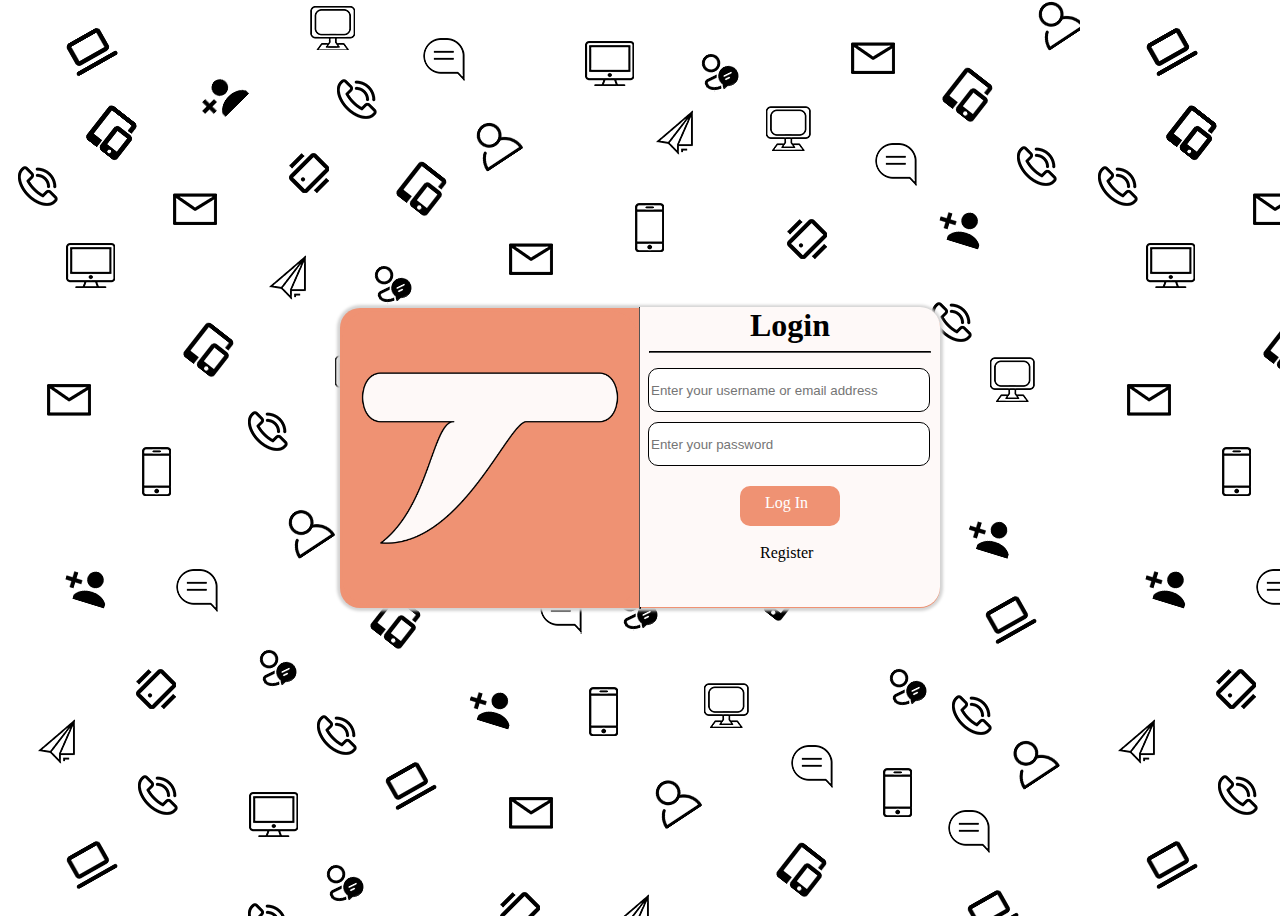
<file: index.html>
<!DOCTYPE html>
<html lang="en">
<head>
    <meta charset="UTF-8">
    <meta http-equiv="X-UA-Compatible" content="IE=edge">
    <meta name="viewport" content="width=device-width, initial-scale=1.0">
    <link rel="stylesheet" href="css/login.css">
    <title>ThatSocialMedia | Login</title>
</head>
<body>
    <div class="logbox">
        <div class="box">
            <div class="logo">
                <img src="images/icons/logo_nostroke.png" width="300px" height="300px"><hr id="logo">
            </div>
            <div class="content">
                <h1>Login</h1><hr id="one">
                <form>
                    <input type="text" placeholder="Enter your username or email address"><br>
                    <input type="password" placeholder="Enter your password">
                </form>
                <div class="logbut">
                    <a href="home.html" id="login">Log In</a>
                </div><br>
                <div class="registerbut">
                    <a href="register.html" id="register">Register</a>
                </div>
            </div>
        </div>
    </div>
</body>
</html>
</file>
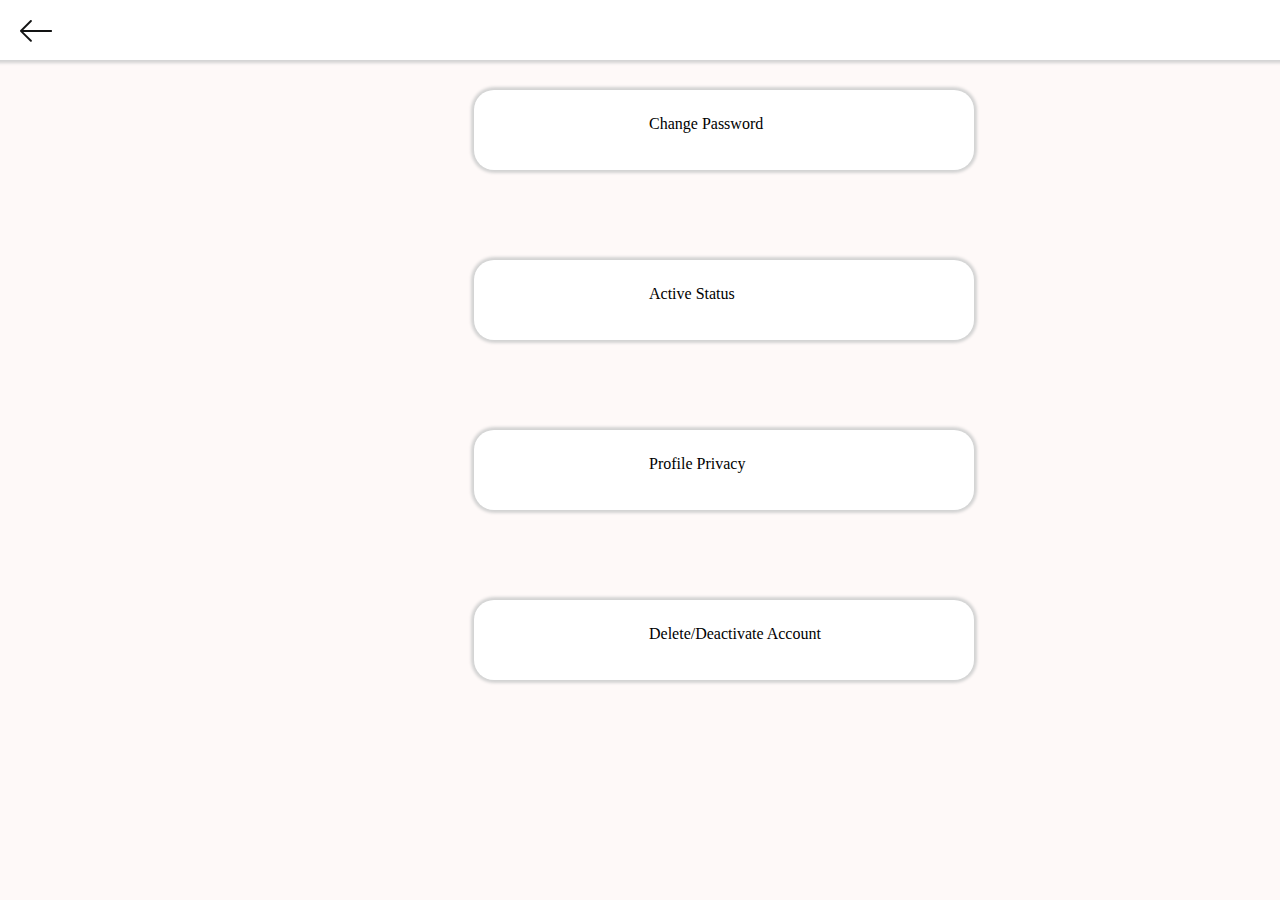
<file: account_settings.html>
<!DOCTYPE html>
<html lang="en">
<head>
    <meta charset="UTF-8">
    <meta http-equiv="X-UA-Compatible" content="IE=edge">
    <meta name="viewport" content="width=device-width, initial-scale=1.0">
    <link rel="stylesheet" href="css/account_settings.css">
    <title>ThatSocialMedia | Account Settings</title>
</head>
<body>
    <!-- Nav -->
    <div class="nav">
        <a href="settings.html">
            <img src="images/icons/options/back.png" width="32px" height="32px">
        </a>
    </div>

    <!-- Content -->
    <div class="content">
        <ul>
            <li>
                <a href="change_password.html">Change Password</a>
            </li>
            <li>
                <a href="active_status.html">Active Status</a>
            </li>
            <li>
                <a href="profile_privacy.html">Profile Privacy</a>
            </li>
            <li>
                <a href="dd_account.html">Delete/Deactivate Account</a>
            </li>
        </ul>
    </div>
</body>
</html>
</file>
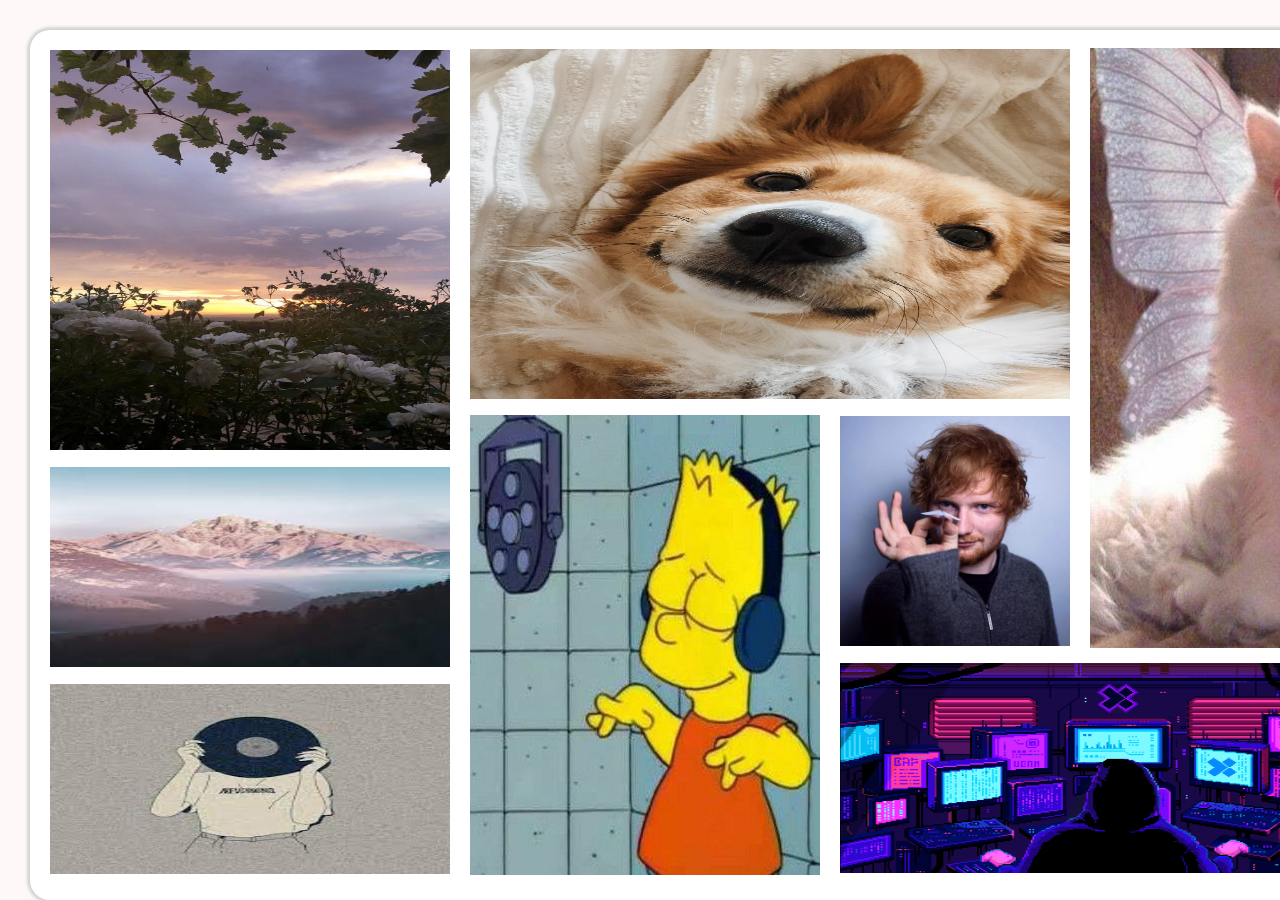
<file: discover.html>
<!DOCTYPE html>
<html lang="en">
<head>
    <meta charset="UTF-8">
    <meta http-equiv="X-UA-Compatible" content="IE=edge">
    <meta name="viewport" content="width=device-width, initial-scale=1.0">
    <link rel="stylesheet" href="css/discover.css">
    <title>ThatSocialMedia | Explore</title>
</head>
<body>
    <!-- Main -->
    <div class="main-class">
        <div class="one">
            <a href="">
                <img src="images/explore/one.jpg" height="400px" width="400px">
            </a>
        </div>
        <div class="two">
            <a href="">
                <img src="images/explore/two.jpeg" height="350px" width="600px">
            </a>
        </div>
        <div class="three">
            <a href="">
                <img src="images/explore/three.jpg" height="600px" width="520px">
            </a>
        </div>
        <div class="four">
            <a href="">
                <img src="images/explore/four.jpeg" height="200px" width="400px">
            </a>
        </div>
        <div class="five">
            <a href="">
                <img src="images/explore/five.jpg" height="230px" width="230px">
            </a>
        </div>
        <div class="six">
            <a href="">
                <img src="images/explore/six.jpg" height="460px" width="350px">
            </a>
        </div>
        <div class="seven">
            <a href="">
                <img src="images/explore/seven.jpeg" height="190px" width="400px">
            </a>
        </div>
        <div class="eight">
            <a href="">
                <img src="images/explore/eight.png"  height="210px" width="540px">
            </a>
        </div>
        <div class="nine">
            <a href="">
                <img src="images/explore/nine.jpg" height="210px" width="210px">
            </a>
        </div>
    </div>

    <!-- Right Sidebar -->
    <div class="r-sidebar">
        <ul>
            <li>
                <a href="home.html">
                    <img src="images/icons/options/home.png" width="40px" height="40px" id="profile-nav">
                </a>
            </li>
            <li>
                <a href="inbox.html">
                    <img src="images/icons/options/inbox.png" width="40px" height="40px" id="inbox-nav">
                </a>
            </li>
            <li>
                <a href="post.html">
                    <img src="images/icons/options/post.png" width="40px" height="40px">
                </a>
            </li>
            <li>
                <a href="story.html">
                    <img src="images/icons/options/story.png" width="40px" height="40px">
                </a>
            </li>
            <li>
                <a href="notification.html">
                    <img src="images/icons/options/notification.png" width="40px" height="40px">
                </a>
            </li>
            <li>
                <a href="discover.html">
                    <img src="images/icons/options/discover.png" width="40px" height="40px">
                </a>
            </li>
            <li>
                <a href="settings.html">
                    <img src="images/icons/options/settings.png" width="40px" height="40px">
                </a>
            </li>
            <li>
                <a href="index.html">
                    <img src="images/icons/options/logout.png" width="40px" height="40px">
                </a>
            </li>
        </ul>
    </div>
</body>
</html>
</file>
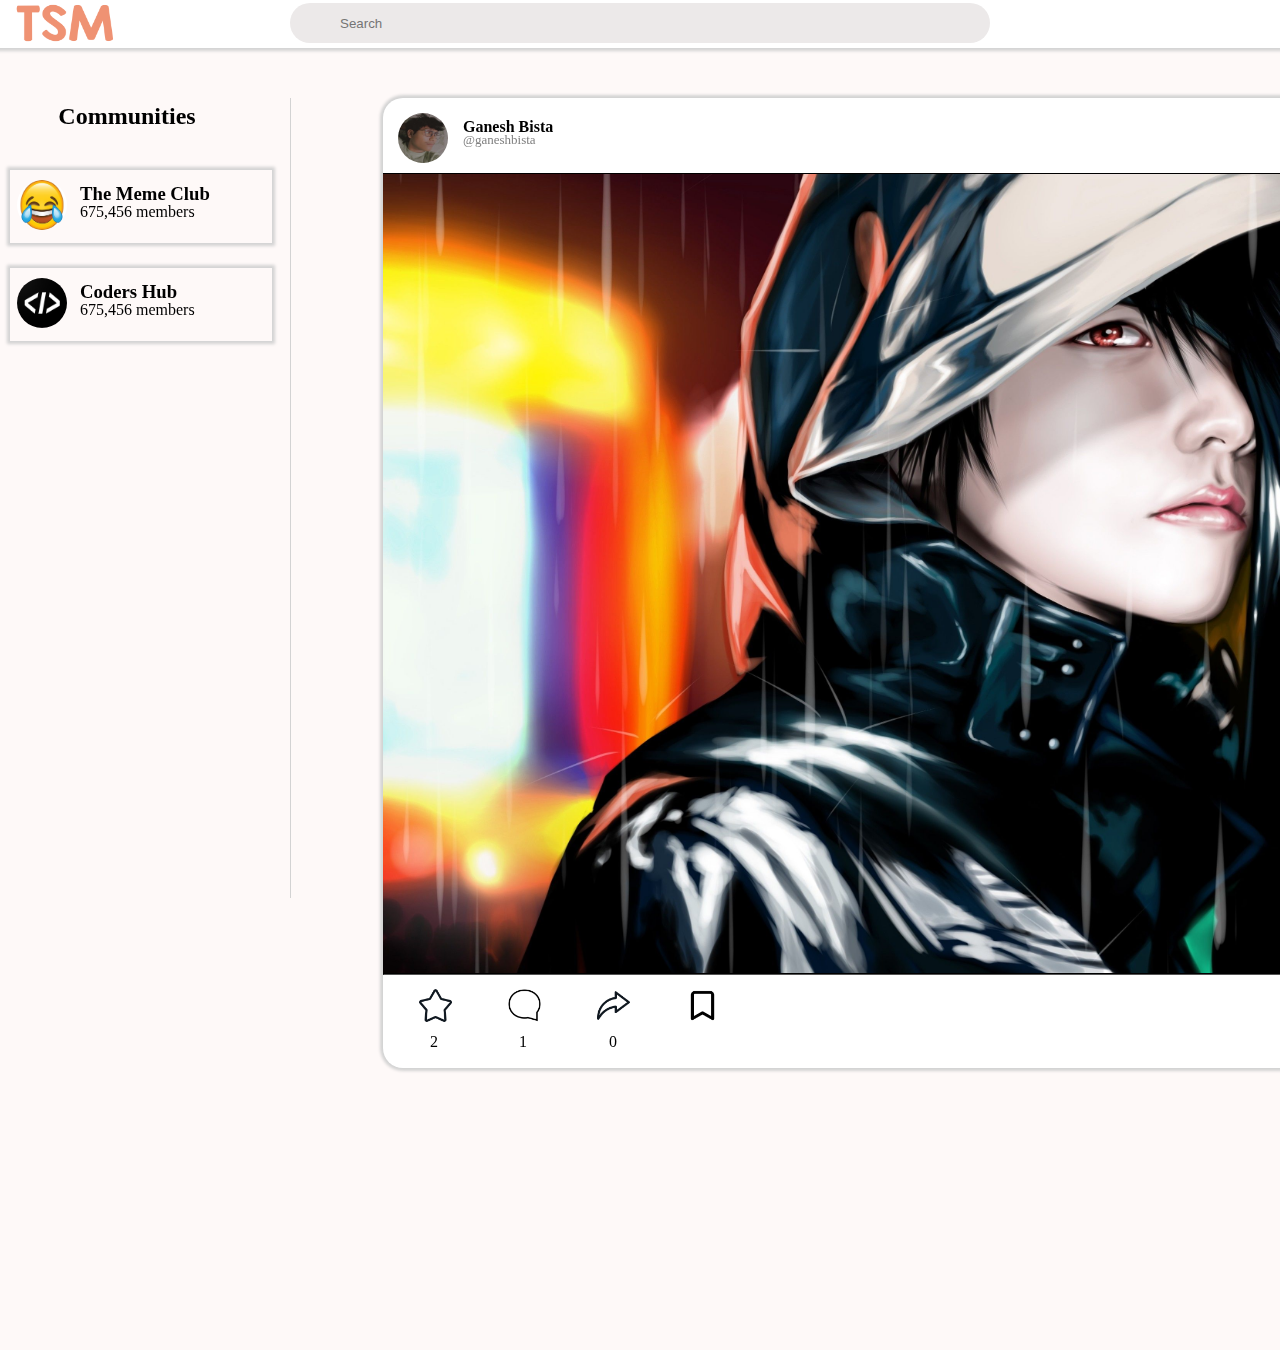
<file: home.html>
<!DOCTYPE html>
<html lang="en">
<head>
    <meta charset="UTF-8">
    <meta http-equiv="X-UA-Compatible" content="IE=edge">
    <meta name="viewport" content="width=device-width, initial-scale=1.0">
    <link rel="stylesheet" href="css/home.css">
    <title>ThatSocialMedia | Home</title>
</head>
<body>

    <!-- Logo -->
    <div class="logo">
        <img src="images/icons/logo_text.png"  width="100px" height="50px">
        <input type="search" placeholder="Search">
    </div>

    <!-- Left Sidebar -->
    <div class="l-sidebar">
        <h2>Communities</h2>
        <ul>
            <li>
                <img src="images/communities/com1.jpeg" width="50px" height="50px">
                <a href="">
                    <h3>The Meme Club</h3>
                </a>
                <p>675,456 members</p>
            </li>
            <li id="com2">
                <img src="images/communities/com2.png" width="50px" height="50px">
                <a href="">
                    <h3>Coders Hub</h3>
                </a>
                <p>675,456 members</p>
            </li>
        </ul>
    </div>

    <!-- Main content -->
    <div class="main-content">
        <div class="content-1">
            <div class="top-content-1">
                <a href="profile.html">
                    <img src="images/icons/profile.jpeg" width="50px" height="50px">
                </a>
                <a href="profile.html">
                    <p id="name">Ganesh Bista</p>
                </a>
                <a href="profile.html">
                    <p id="user">@ganeshbista</p>
                </a>
                <a href="">
                    <img src="images/icons/options/dot.png" width="35px" height="35px" id="dot">
                </a>
            </div>
            <hr id="hr-1">
            <div class="post-img-1">
                <img src="images/post/post.jpg" width="1350px" height="800px">
            </div>
            <hr id="hr-2">
            <div class="bottom-content-1">
                <ul>
                    <li>
                        <a href="">
                            <img src="images/icons/options/star.png" height="35px" width="35px">
                        </a>
                    </li>
                    <li>
                        <a href="">
                            <img src="images/icons/options/comment.png" height="35px" width="35px">
                        </a>
                    </li>
                    <li>
                        <a href="">
                            <img src="images/icons/options/share.png" height="35px" width="35px">
                        </a>
                    </li>
                    <li>
                        <a href="">
                            <img src="images/icons/options/save.png" height="35px" width="35px">
                        </a>
                    </li>
                </ul>
            </div>
        </div>
        <!-- Counter -->
        <div class="counter-1">
            <ul>
                <li>
                    <p id="like">2</p>
                </li>
                <li>
                    <p id="cmt">1</p>
                </li>
                <li>
                    <p id="share">0</p>
                </li>
            </ul>
        </div>
    </div>

    <!-- Right Sidebar -->
    <div class="r-sidebar">
        <ul>
            <li>
                <a href="profile.html">
                    <img src="images/icons/profile.jpeg" width="40px" height="40px" id="profile-nav">
                </a>
            </li>
            <li>
                <a href="inbox.html">
                    <img src="images/icons/options/inbox.png" width="40px" height="40px" id="inbox-nav">
                </a>
            </li>
            <li>
                <a href="post.html">
                    <img src="images/icons/options/post.png" width="40px" height="40px">
                </a>
            </li>
            <li>
                <a href="story.html">
                    <img src="images/icons/options/story.png" width="40px" height="40px">
                </a>
            </li>
            <li>
                <a href="notification.html">
                    <img src="images/icons/options/notification.png" width="40px" height="40px">
                </a>
            </li>
            <li>
                <a href="discover.html">
                    <img src="images/icons/options/discover.png" width="40px" height="40px">
                </a>
            </li>
            <li>
                <a href="settings.html">
                    <img src="images/icons/options/settings.png" width="40px" height="40px">
                </a>
            </li>
            <li>
                <a href="index.html">
                    <img src="images/icons/options/logout.png" width="40px" height="40px">
                </a>
            </li>
        </ul>
    </div>
</body>
</html>
</file>
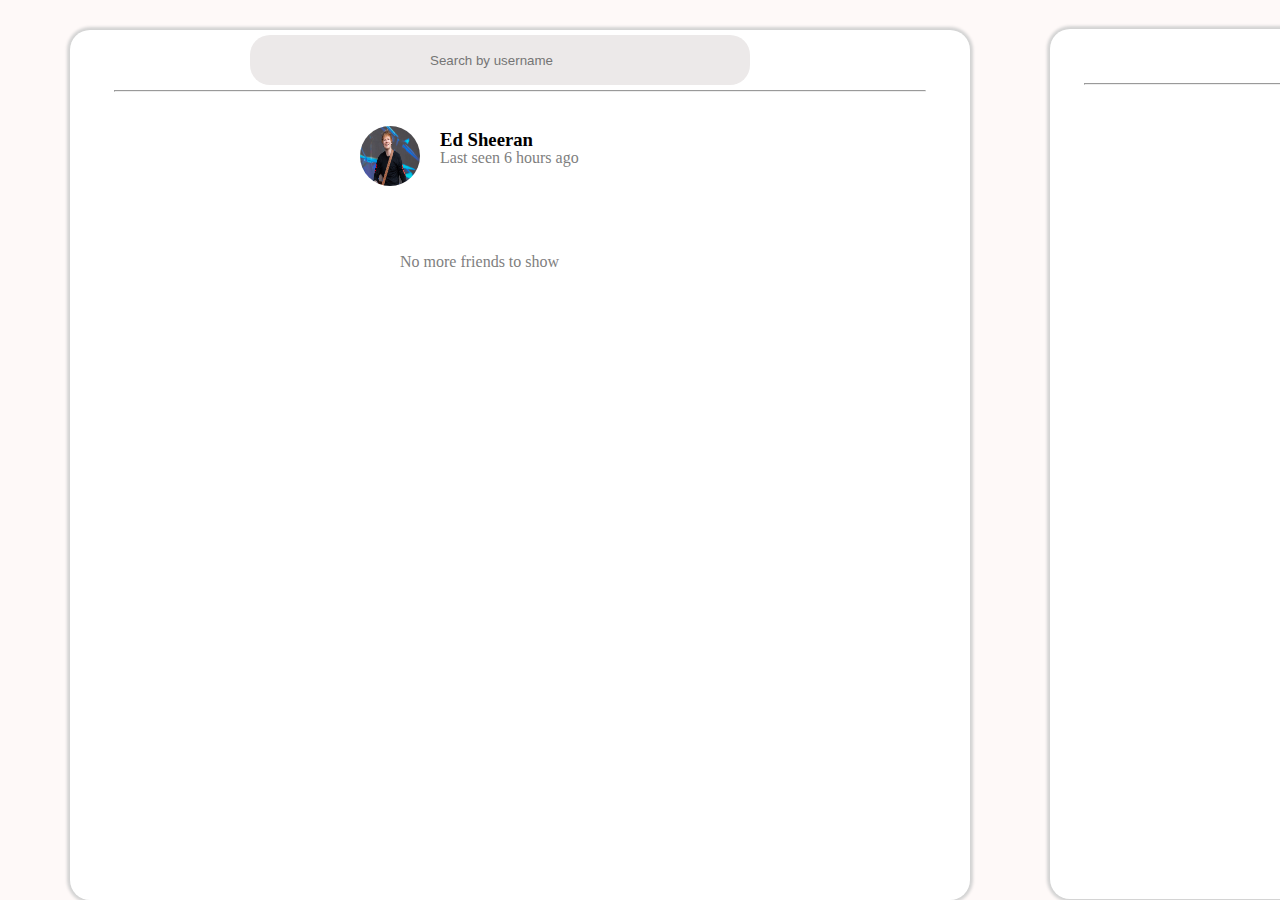
<file: inbox.html>
<!DOCTYPE html>
<html lang="en">
<head>
    <meta charset="UTF-8">
    <meta http-equiv="X-UA-Compatible" content="IE=edge">
    <meta name="viewport" content="width=device-width, initial-scale=1.0">
    <link rel="stylesheet" href="css/inbox.css">
    <title>ThatSocialMedia | Inbox</title>
</head>
<body>
    <!-- Chatbox -->
    <div class="chatbox">
        <input type="search" placeholder="Search by username">
        <hr id="chatbox">
        <div class="profiles">
            <ul>
                <li>
                    <a href="edsheeran_chat">
                        <img src="images/profiles/ed.jpg" width="60px" height="60px">
                    </a>
                </li>
            </ul>
        </div>
        <div class="username">
            <ul>
                <li>
                    <a href="edsheeran_chat.html">
                        <h3>Ed Sheeran</h3>
                    </a>
                    <a href="edsheeran_chat.html">
                        <p>Last seen 6 hours ago</p>
                    </a>
                </li>
            </ul>
            <p id="more">No more friends to show
            </p>
        </div>
    </div>

    <!-- Groupbox -->
    <div class="groups">
        <h1>Groups</h1>
        <hr id="groups">
        <div class="groupnames">
            <p>No groups to show</p>
            <a href="find_groups.html">Create One?</a>
        </div>
    </div>

    <!-- Right Sidebar -->
    <div class="r-sidebar">
        <ul>
            <li>
                <a href="home.html">
                    <img src="images/icons/options/home.png" width="40px" height="40px" id="profile-nav">
                </a>
            </li>
            <li>
                <a href="inbox.html">
                    <img src="images/icons/options/inbox.png" width="40px" height="40px" id="inbox-nav">
                </a>
            </li>
            <li>
                <a href="post.html">
                    <img src="images/icons/options/post.png" width="40px" height="40px">
                </a>
            </li>
            <li>
                <a href="story.html">
                    <img src="images/icons/options/story.png" width="40px" height="40px">
                </a>
            </li>
            <li>
                <a href="notification.html">
                    <img src="images/icons/options/notification.png" width="40px" height="40px">
                </a>
            </li>
            <li>
                <a href="discover.html">
                    <img src="images/icons/options/discover.png" width="40px" height="40px">
                </a>
            </li>
            <li>
                <a href="settings.html">
                    <img src="images/icons/options/settings.png" width="40px" height="40px">
                </a>
            </li>
            <li>
                <a href="index.html">
                    <img src="images/icons/options/logout.png" width="40px" height="40px">
                </a>
            </li>
        </ul>
    </div>
</body>
</html>
</file>
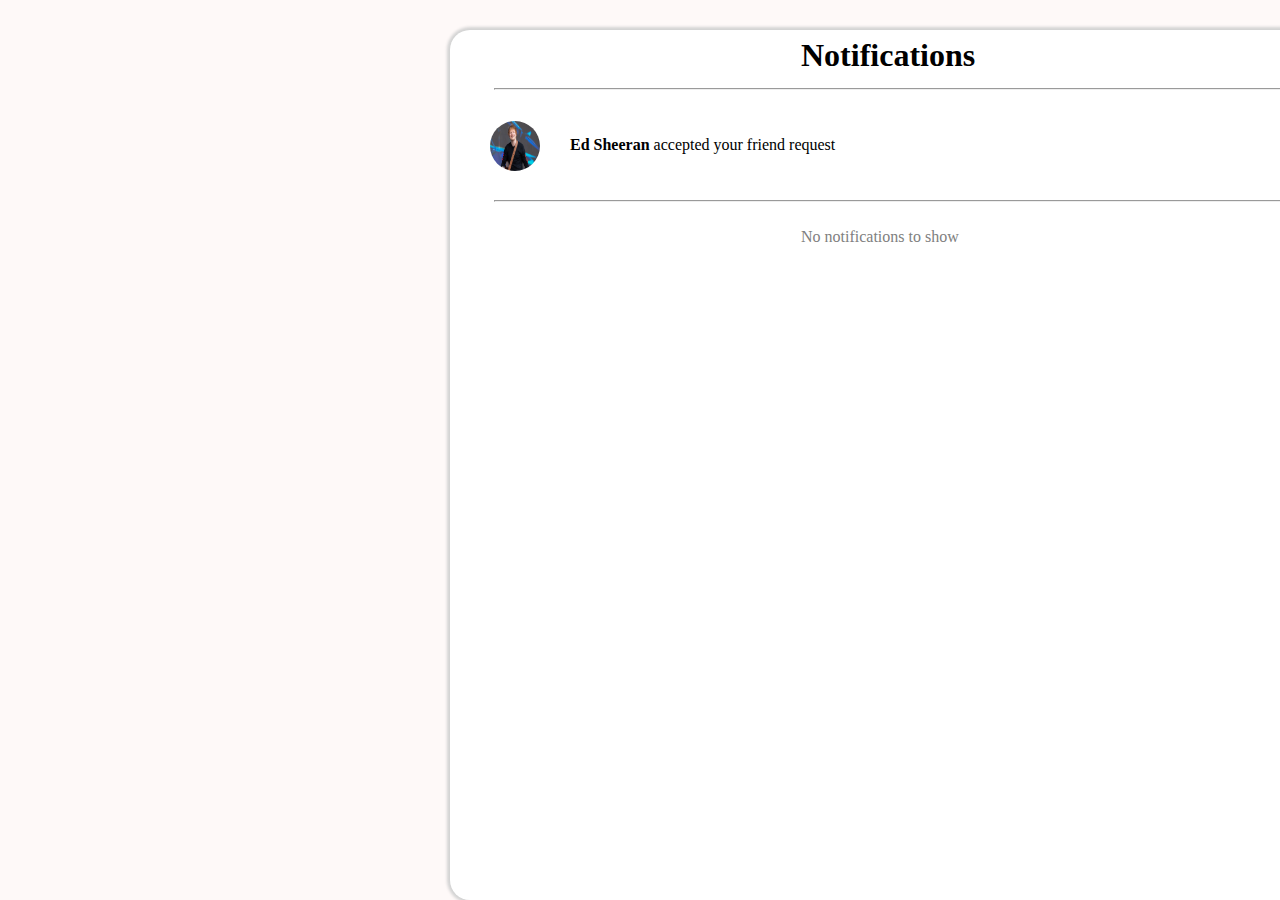
<file: notification.html>
<!DOCTYPE html>
<html lang="en">
<head>
    <meta charset="UTF-8">
    <meta http-equiv="X-UA-Compatible" content="IE=edge">
    <meta name="viewport" content="width=device-width, initial-scale=1.0">
    <link rel="stylesheet" href="css/notification.css">
    <title>ThatSocialMedia | Notification</title>
</head>
<body>
    <!-- Notifications -->
    <div class="noti">
        <h1>Notifications</h1>
        <hr id="one">
        <ul>
            <li>
                <a href="edsheeran.html">
                    <img src="images/profiles/ed.jpg" width="50px" height="50px" id="edsheeran">
                    <p><strong>Ed Sheeran</strong> accepted your friend request</p>
                </a>
            </li>
        </ul>
        <hr id="noti">
        <p id="more">No notifications to show</p>
    </div>

    <!-- Right Sidebar -->
    <div class="r-sidebar">
        <ul>
            <li>
                <a href="home.html">
                    <img src="images/icons/options/home.png" width="40px" height="40px" id="profile-nav">
                </a>
            </li>
            <li>
                <a href="inbox.html">
                    <img src="images/icons/options/inbox.png" width="40px" height="40px" id="inbox-nav">
                </a>
            </li>
            <li>
                <a href="post.html">
                    <img src="images/icons/options/post.png" width="40px" height="40px">
                </a>
            </li>
            <li>
                <a href="story.html">
                    <img src="images/icons/options/story.png" width="40px" height="40px">
                </a>
            </li>
            <li>
                <a href="notification.html">
                    <img src="images/icons/options/notification.png" width="40px" height="40px">
                </a>
            </li>
            <li>
                <a href="discover.html">
                    <img src="images/icons/options/discover.png" width="40px" height="40px">
                </a>
            </li>
            <li>
                <a href="settings.html">
                    <img src="images/icons/options/settings.png" width="40px" height="40px">
                </a>
            </li>
            <li>
                <a href="index.html">
                    <img src="images/icons/options/logout.png" width="40px" height="40px">
                </a>
            </li>
        </ul>
    </div>
</body>
</html>
</file>
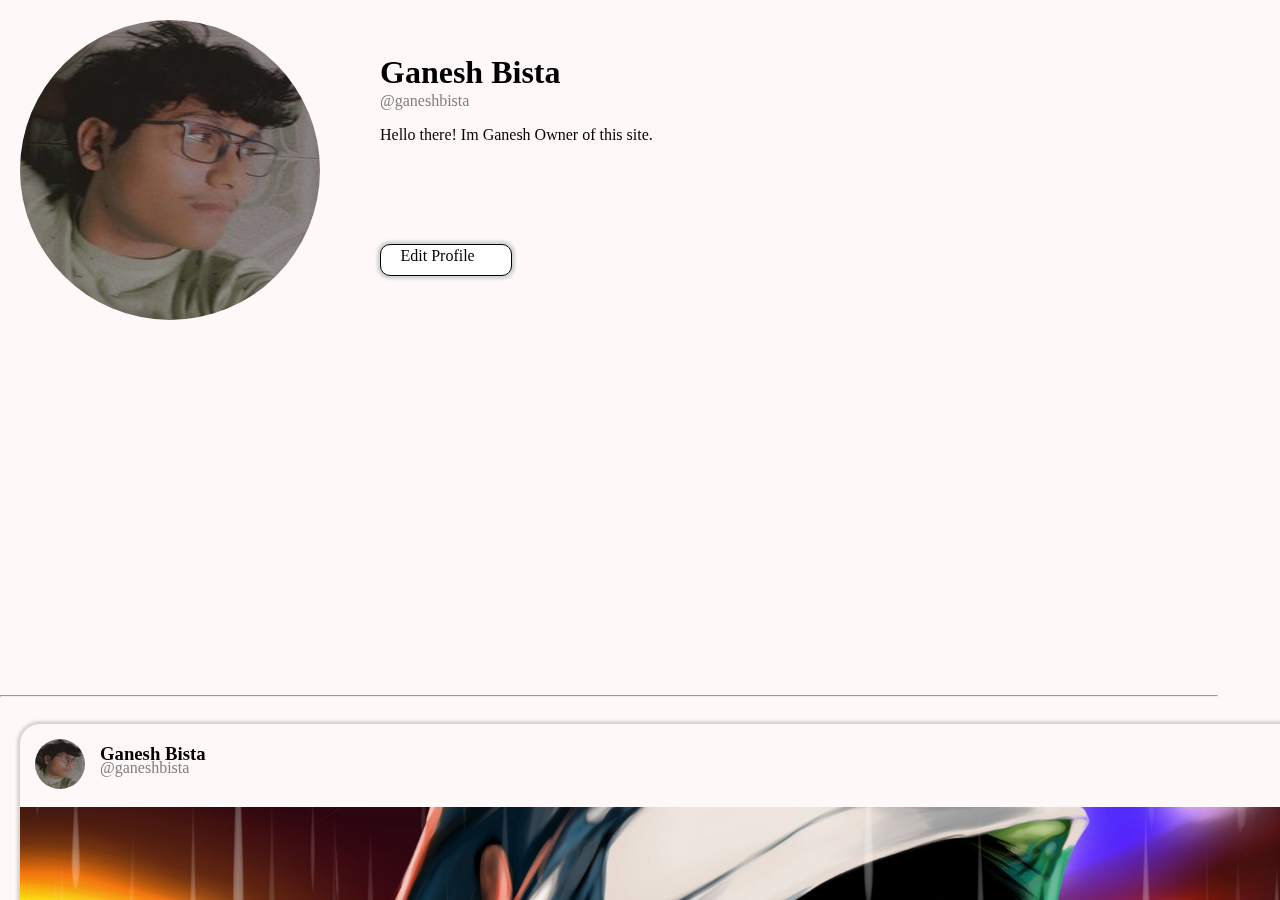
<file: profile.html>
<!DOCTYPE html>
<html lang="en">
<head>
    <meta charset="UTF-8">
    <meta http-equiv="X-UA-Compatible" content="IE=edge">
    <meta name="viewport" content="width=device-width, initial-scale=1.0">
    <link rel="stylesheet" href="css/profile.css">
    <title>ThatSocialMedia | Profile</title>
</head>
<body>
    <!-- profile content -->
    <div class="main-content">
        <div class="profile">
            <a href="">
                <img src="images/icons/profile.jpeg">
            </a>
            <h1>Ganesh Bista</h1>
            <p id="username">@ganeshbista</p>
            <p id="bio">Hello there! Im Ganesh Owner of this site.</p>
        <div class="edit">
            <a href="editprofile.html">Edit Profile</a>
        </div>
        <div class="counter">
            <ul>
                <li>
                    <h2>Friends</h2><br>
                    <p>1</p>
                </li>
                <li>
                    <h2>Posts</h2><br>
                    <p>1</p>
                </li>
                <li>
                    <h2>Stars</h2><br>
                    <p>2</p>
                </li>
            </ul>
        </div>
        <div class="linked">
            <h2>Linked Accounts</h2>
            <ul>
                <li>
                    <img src="images/icons/linked/youtube.png" style="width:40px; height:40px;">
                </li>
                <li>
                    <img src="images/icons/linked/discord.png" style="width:40px; height:40px;">
                </li>
                <li>
                    <img src="images/icons/linked/twitter.png" style="width:40px; height:40px;">
                </li>
                <li>
                    <img src="images/icons/linked/github.png" style="width:40px; height:40px;">
                </li>
            </ul>
        </div>
    </div>
    <hr>

    <!-- Posts -->
    <div class="posts">
        <div class="top-post">
            <img src="images/icons/profile.jpeg" width="50px" height="50px">
            <h3>Ganesh Bista</h3>
            <p>@ganeshbista</p>
            <img src="images/icons/options/dot.png" width="35px" height="35px" id="dot">
        </div>
        <div class="middle">
            <img src="images/post/post.jpg" width="1317px" height="800px">
        </div>
        <div class="counter-img">
            <ul>
                <li>
                    <a href="">
                        <img src="images/icons/options/star.png" height="35px" width="35px">
                    </a>
                </li>
                <li>
                    <a href="">
                        <img src="images/icons/options/comment.png" height="35px" width="35px">
                    </a>
                </li>
                <li>
                    <a href="">
                        <img src="images/icons/options/share.png" height="35px" width="35px">
                    </a>
                </li>
                <li>
                    <a href="">
                        <img src="images/icons/options/save.png" height="35px" width="35px">
                    </a>
                </li>
            </ul>
        </div>
        <div class="post-counter">
            <ul>
                <li>
                    <p id="like">2</p>
                </li>
                <li>
                    <p id="cmt">1</p>
                </li>
                <li>
                    <p id="share">0</p>
                </li>
            </ul>
        </div>
    </div>

    <!-- Right Sidebar -->
    <div class="r-sidebar">
        <ul>
            <li>
                <a href="home.html">
                    <img src="images/icons/options/home.png" width="40px" height="40px" id="profile-nav">
                </a>
            </li>
            <li>
                <a href="inbox.html">
                    <img src="images/icons/options/inbox.png" width="40px" height="40px" id="inbox-nav">
                </a>
            </li>
            <li>
                <a href="post.html">
                    <img src="images/icons/options/post.png" width="40px" height="40px">
                </a>
            </li>
            <li>
                <a href="story.html">
                    <img src="images/icons/options/story.png" width="40px" height="40px">
                </a>
            </li>
            <li>
                <a href="notification.html">
                    <img src="images/icons/options/notification.png" width="40px" height="40px">
                </a>
            </li>
            <li>
                <a href="discover.html">
                    <img src="images/icons/options/discover.png" width="40px" height="40px">
                </a>
            </li>
            <li>
                <a href="settings.html">
                    <img src="images/icons/options/settings.png" width="40px" height="40px">
                </a>
            </li>
            <li>
                <a href="index.html">
                    <img src="images/icons/options/logout.png" width="40px" height="40px">
                </a>
            </li>
        </ul>
    </div>
</body>
</html>
</file>
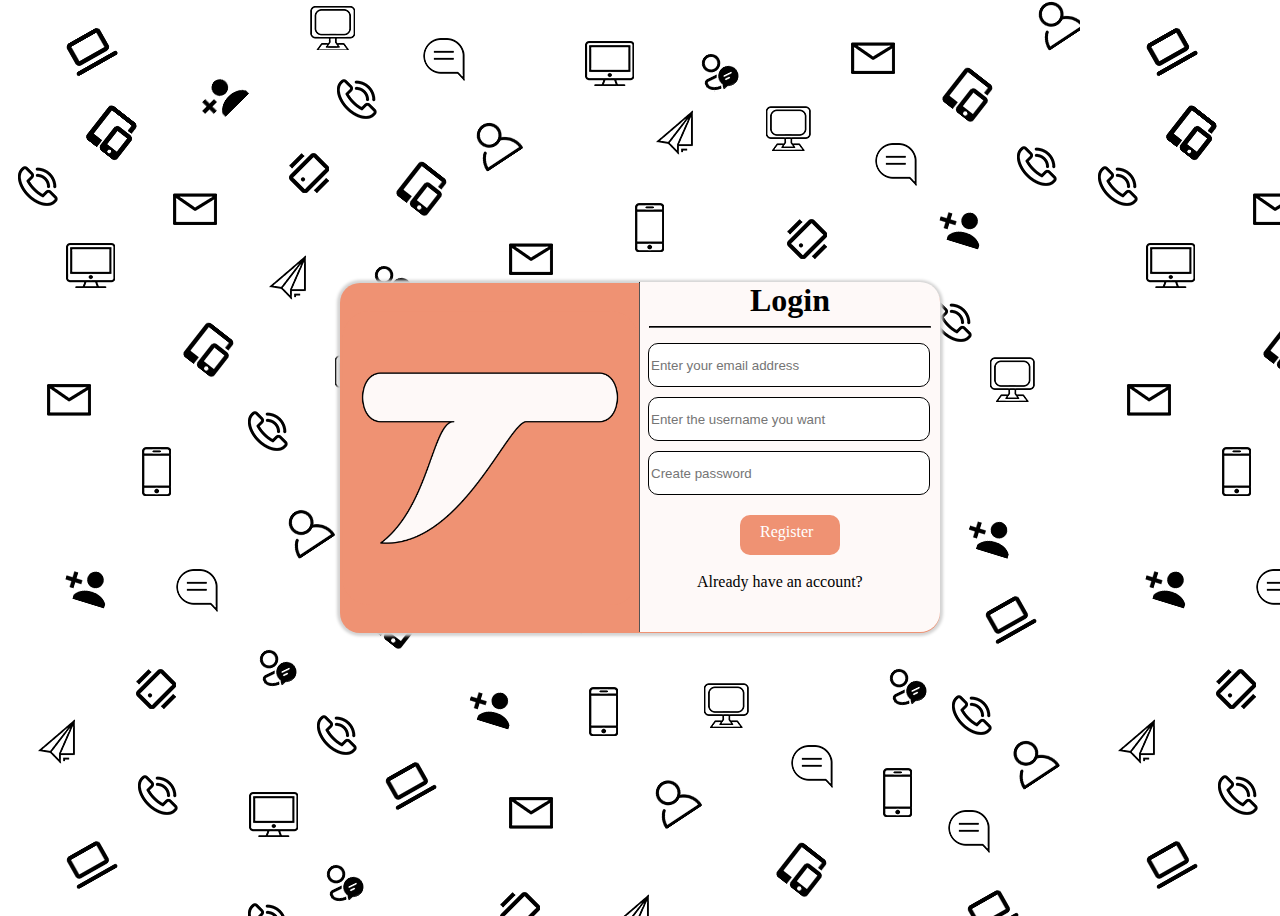
<file: register.html>
<!DOCTYPE html>
<html lang="en">
<head>
    <meta charset="UTF-8">
    <meta http-equiv="X-UA-Compatible" content="IE=edge">
    <meta name="viewport" content="width=device-width, initial-scale=1.0">
    <link rel="stylesheet" href="css/register.css">
    <title>ThatSocialMedia | Register</title>
</head>
<body>
    <div class="logbox">
        <div class="box">
            <div class="logo">
                <img src="images/icons/logo_nostroke.png" width="300px" height="300px"><hr id="logo">
            </div>
            <div class="content">
                <h1>Login</h1><hr id="one">
                <form>
                    <input type="text" placeholder="Enter your email address"><br>
                    <input type="text" placeholder="Enter the username you want"><br>
                    <input type="password" placeholder="Create password">
                </form>
                <div class="registerbut">
                    <a href="index.html" id="login">Register</a>
                </div><br>
                <div class="logbut">
                    <a href="index.html" id="register">Already have an account?</a>
                </div>
            </div>
        </div>
    </div>
</body>
</html>
</file>
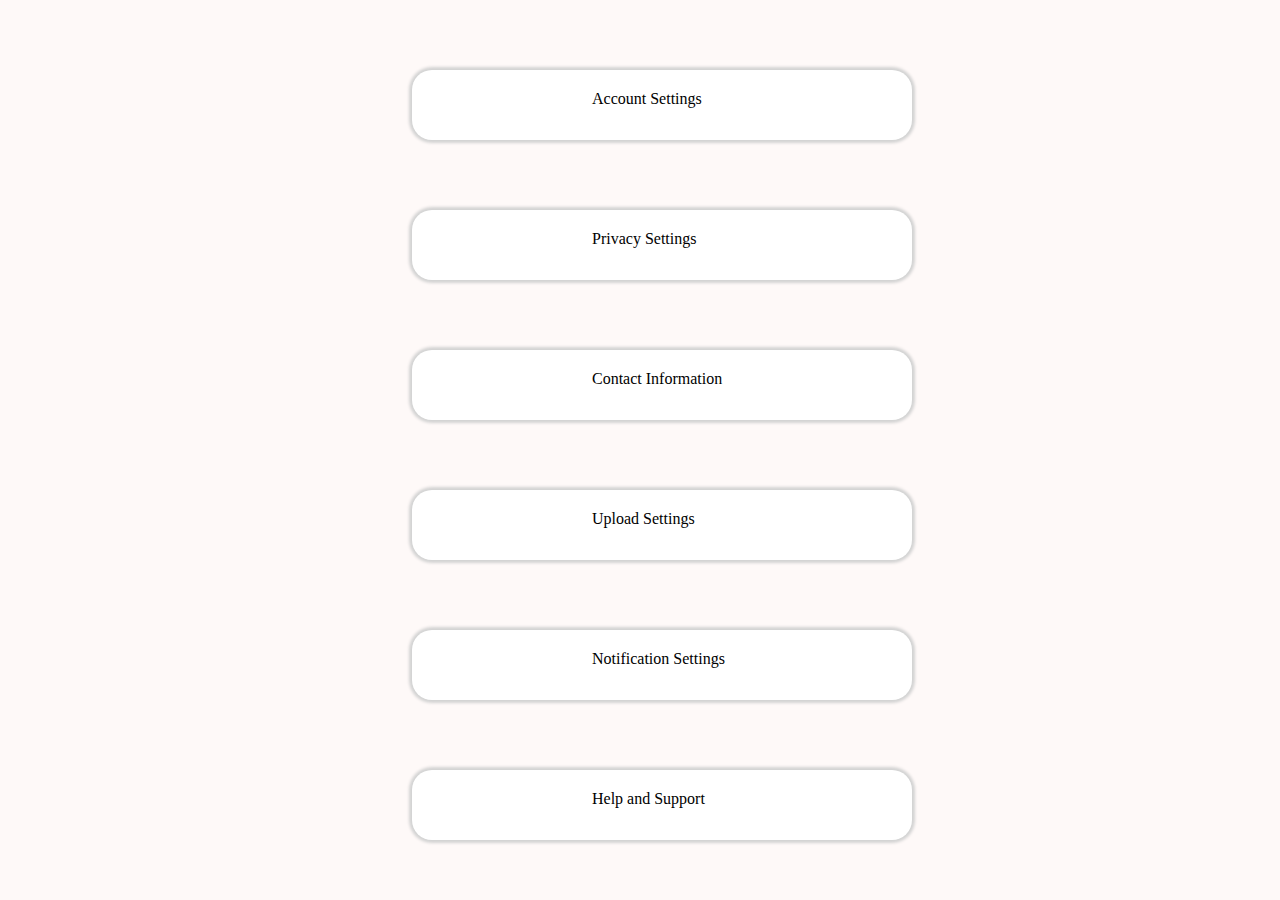
<file: settings.html>
<!DOCTYPE html>
<html lang="en">
<head>
    <meta charset="UTF-8">
    <meta http-equiv="X-UA-Compatible" content="IE=edge">
    <meta name="viewport" content="width=\, initial-scale=1.0">
    <link rel="stylesheet" href="css/settings.css">
    <title>ThatSocialMedia | Setting</title>
</head>
<body>
    <!-- Settings Buttons -->
    <div class="settings">
        <ul>
            <li>
                <a href="account_settings.html">Account Settings</a>
            </li>
            <li>
                <a href="">Privacy Settings</a>
            </li>
            <li>
                <a href="">Contact Information</a>
            </li>
            <li>
                <a href="">Upload Settings</a>
            </li>
            <li>
                <a href="">Notification Settings</a>
            </li>
            <li>
                <a href="">Help and Support</a>
            </li>
        </ul>
    </div>

    <!-- Right Sidebar -->
    <div class="r-sidebar">
        <ul>
            <li>
                <a href="home.html">
                    <img src="images/icons/options/home.png" width="40px" height="40px" id="profile-nav">
                </a>
            </li>
            <li>
                <a href="inbox.html">
                    <img src="images/icons/options/inbox.png" width="40px" height="40px" id="inbox-nav">
                </a>
            </li>
            <li>
                <a href="post.html">
                    <img src="images/icons/options/post.png" width="40px" height="40px">
                </a>
            </li>
            <li>
                <a href="story.html">
                    <img src="images/icons/options/story.png" width="40px" height="40px">
                </a>
            </li>
            <li>
                <a href="notification.html">
                    <img src="images/icons/options/notification.png" width="40px" height="40px">
                </a>
            </li>
            <li>
                <a href="discover.html">
                    <img src="images/icons/options/discover.png" width="40px" height="40px">
                </a>
            </li>
            <li>
                <a href="settings.html">
                    <img src="images/icons/options/settings.png" width="40px" height="40px">
                </a>
            </li>
            <li>
                <a href="index.html">
                    <img src="images/icons/options/logout.png" width="40px" height="40px">
                </a>
            </li>
        </ul>
    </div>
</body>
</html>
</file>
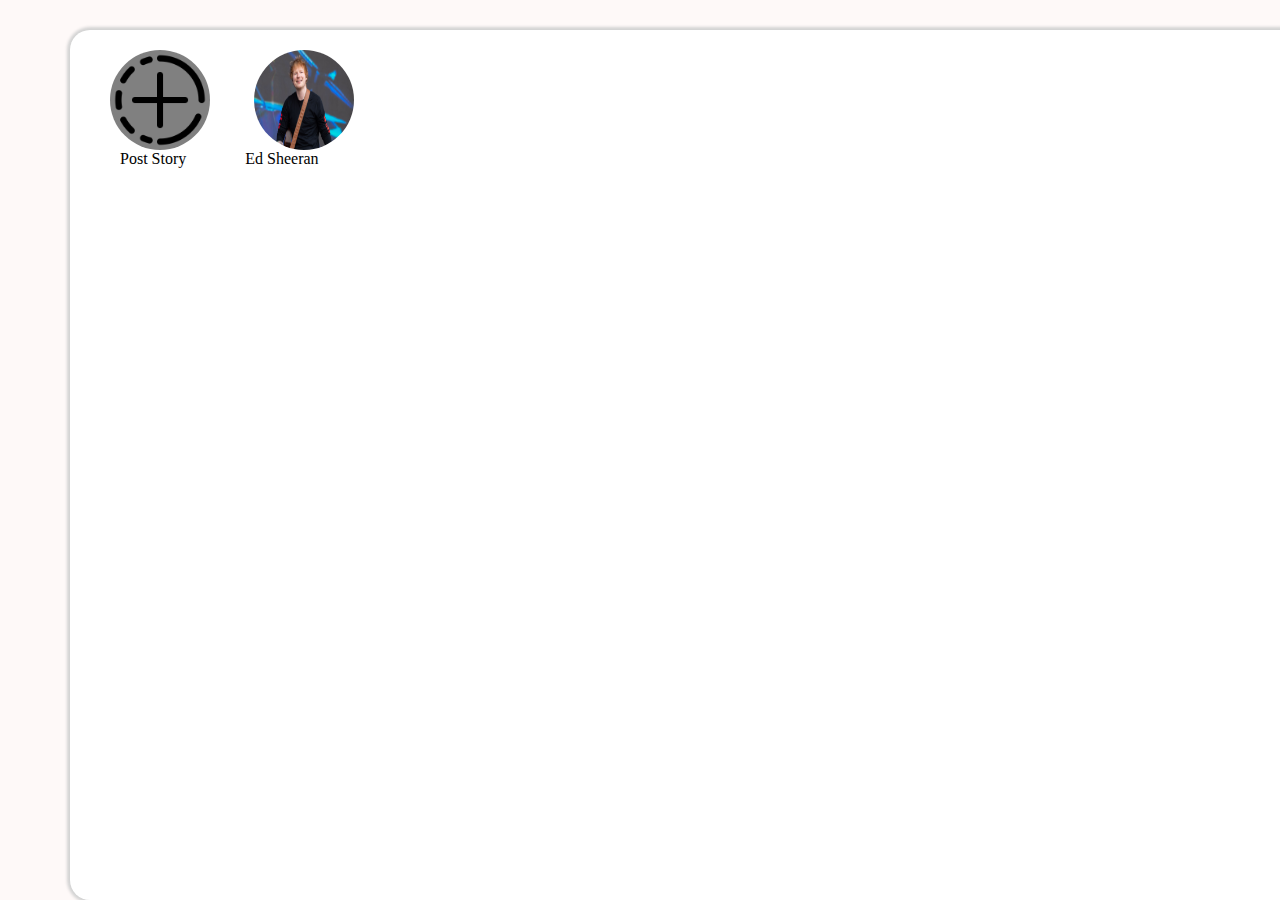
<file: story.html>
<!DOCTYPE html>
<html lang="en">
<head>
    <meta charset="UTF-8">
    <meta http-equiv="X-UA-Compatible" content="IE=edge">
    <meta name="viewport" content="width=device-width, initial-scale=1.0">
    <link rel="stylesheet" href="css/story.css">
    <title>ThatSocialMedia | Story</title>
</head>
<body>
    <div class="story">
        <ul>
            <li>
                <a href="view.html">
                    <img src="images/icons/options/post.png" width="100px" height="100px">
                </a>
            </li>
            <li>
                <a href="view.html">
                    <img src="images/profiles/ed.jpg" width="100px" height="100px">
                </a>
            </li>
        </ul>
        <!-- display text below -->
        <div class="story-text">
            <a href="story_upload" id="post_story">Post Story</a>
            <a href="view.html" id="edsheeran">Ed Sheeran</a>
        </div>
    </div>

    <!-- Right Sidebar -->
    <div class="r-sidebar">
        <ul>
            <li>
                <a href="home.html">
                    <img src="images/icons/options/home.png" width="40px" height="40px" id="profile-nav">
                </a>
            </li>
            <li>
                <a href="inbox.html">
                    <img src="images/icons/options/inbox.png" width="40px" height="40px" id="inbox-nav">
                </a>
            </li>
            <li>
                <a href="post.html">
                    <img src="images/icons/options/post.png" width="40px" height="40px">
                </a>
            </li>
            <li>
                <a href="story.html">
                    <img src="images/icons/options/story.png" width="40px" height="40px">
                </a>
            </li>
            <li>
                <a href="notification.html">
                    <img src="images/icons/options/notification.png" width="40px" height="40px">
                </a>
            </li>
            <li>
                <a href="discover.html">
                    <img src="images/icons/options/discover.png" width="40px" height="40px">
                </a>
            </li>
            <li>
                <a href="settings.html">
                    <img src="images/icons/options/settings.png" width="40px" height="40px">
                </a>
            </li>
            <li>
                <a href="index.html">
                    <img src="images/icons/options/logout.png" width="40px" height="40px">
                </a>
            </li>
        </ul>
    </div>
</body>
</html>
</file>
<file: css/login.css>
body {
    background-color: white;
    background-image: url("../images/background/login_background.png");
    overflow: hidden;
    font-family: "Comic Sans MS", "Comic Sans", cursive;
}

.logbox {
    display: flex;
    align-items: center;
    justify-content: center;
    min-height: 100vh;
    position: relative;
}

.box {
    border: 0px solid;
    width: 600px;
    height: 300px;
    background-color: #ef9273;
    border-bottom-left-radius: 20px;
    border-bottom-right-radius: 20px;
    border-top-left-radius: 20px;
    border-top-right-radius: 20px;
    position: relative;
    box-shadow: 0px 0px 3px 3px lightgray;
}

#logo {
    transform: rotate(90deg);
    position: relative;
    width: 300px;
    bottom: 163px;
    border-color: black;
}

.content {
    margin-top: 17px;
    width: 300px;
    height: 300px;
    border: 0px solid;
    background-color: #fef9f8;
    border-bottom-right-radius: 20px;
    border-top-right-radius: 20px;
    position: relative;
    float: right;
    bottom: 340px;
}

form {
    margin-left: 8px;
    position: relative;
    margin-top: -3px;
}

input {
    height: 40px;
    width: 276px;
    margin-top: 10px;
    position: relative;
    border: 1px solid;
    border-bottom-left-radius: 10px;
    border-bottom-right-radius: 10px;
    border-top-left-radius: 10px;
    border-top-right-radius: 10px;
}

#one {
    width: 280px;
    position: relative;
    border-color: black;
}

h1 {
    margin-top: 0px;
    margin-bottom: -1px;
    position: relative;
    text-align: center;
}

.logbut {
    margin-left: auto;
    margin-right: auto;
    margin-top: 20px;
    display: block;
    position: relative;
    border: 0px solid #ef9273;
    background-color: #ef9273;
    width: 100px;
    height: 40px;
    border-bottom-left-radius: 10px;
    border-bottom-right-radius: 10px;
    border-top-left-radius: 10px;
    border-top-right-radius: 10px;
}

.logbut a {
    position: relative;
    text-decoration: none;
    color: white;
    margin-left: 25%;
    top: 20%;
}

.logbut:hover {
    filter: brightness(85%);
}

.registerbut a {
    position: relative;
    text-decoration: none;
    color: black;
    top: 20%;
    margin-left: 40%;
}

.registerbut a:hover {
    color: grey;
}
</file>
<file: css/account_settings.css>
body {
    background-color: #fef9f8;
    font-family: "Comic Sans MS", "Comic Sans", cursive;
    margin: 0px;
    padding: 0px;
}

.nav {
    position: fixed;
    border: 0px;
    background-color: white;
    box-shadow: 0px 0px 3px 3px lightgray;
    width: 100%;
    height: 60px;
    margin-top: -90px;
}

.nav a img {
    position: relative;
    top: 15px;
    left: 20px;
}

.content ul li {
    position: relative;
    list-style-type: none;
    border: 0px;
    background-color: white;
    border-bottom-left-radius: 20px;
    border-top-left-radius: 20px;
    border-bottom-right-radius: 20px;
    border-top-right-radius: 20px;
    box-shadow: 0px 0px 3px 3px lightgray;
    width: 500px;
    height: 80px;
    margin-top: 90px;
    margin-left: 35%;
}

.content ul li a {
    text-decoration: none;
    color: black;
    position: relative;
    left: 35%;
    top: 25px;
}
</file>
<file: css/discover.css>
body {
    background-color: #fef9f8;
    font-family: "Comic Sans MS", "Comic Sans", cursive;
    margin: 0px;
    padding: 0px;
}

.main-class {
    position: fixed;
    border: 0px solid;
    background-color: white;
    border-bottom-left-radius: 20px;
    border-top-left-radius: 20px;
    border-bottom-right-radius: 20px;
    border-top-right-radius: 20px;
    box-shadow: 0px 0px 3px 3px lightgray;
    width: 1600px;
    height: 870px;
    margin-top: 30px;
    margin-left: 30px;
}

.one a img {
    position: relative;
    top: 20px;
    left: 20px;
}

.one a img:hover {
    filter: brightness(70%);
    transition: ease 0.3s;
}

.two a img {
    position: relative;
    left: 440px;
    top: -385px;
}

.three a img {
    position: relative;
    left: 1060px;
    top: -740px;
}

.four a img {
    position: relative;
    top: -925px;
    left: 20px;
}

.five a img {
    position: relative;
    top: -1180px;
    left: 810px;
}

.six a img {
    position: relative;
    top: -1415px;
    left: 440px;
}

.seven a img {
    position: relative;
    top: -1610px;
    left: 20px;
}

.eight a img {
    position: relative;
    top: -1825px;
    left: 810px;
}

.nine a img {
    position: relative;
    top: -2040px;
    left: 1370px;
}

.two a img:hover {
    filter: brightness(70%);
    transition: ease 0.3s;
}

.three a img:hover {
    filter: brightness(70%);
    transition: ease 0.3s;
}

.four a img:hover {
    filter: brightness(70%);
    transition: ease 0.3s;
}

.five a img:hover {
    filter: brightness(70%);
    transition: ease 0.3s;
}

.six a img:hover {
    filter: brightness(70%);
    transition: ease 0.3s;
}

.seven a img:hover {
    filter: brightness(70%);
    transition: ease 0.3s;
}

.eight a img:hover {
    filter: brightness(70%);
    transition: ease 0.3s;
}

.nine a img:hover {
    filter: brightness(70%);
    transition: ease 0.3s;
}


.r-sidebar {
    border: 1px solid lightgrey;
    width: 80px;
    height: 800px;
    position: fixed;
    margin-top: 55px;
    margin-left: 1826px;
    border-top: 0px;
    border-right: 0px;
    border-bottom: 0px;
    background-color: #fef9f8;
}

.r-sidebar ul li {
    list-style-type: none;
    position: relative;
    right: 40%;
    margin-top: 45px;
}

#inbox-nav {
    transform: rotate(330deg);
}
</file>
<file: css/home.css>
body {
    background-color: #fef9f8;
    font-family: "Comic Sans MS", "Comic Sans", cursive;
    margin: 0px;
    padding: 0px;
    background-attachment: fixed;
}

body::-webkit-scrollbar { width: 0 !important }

body {
    overflow: -moz-scrollbars-none;
    -ms-overflow-style: none;
}
.main-content {
    position: relative;
    margin-top: 298px;
}

.content-1 {
    border: 0px solid;
    position: relative;
    width: 1350px;
    height: 970px;
    left: 383px;
    top: -200px;
    border-bottom-left-radius: 20px;
    border-bottom-right-radius: 20px;
    border-top-left-radius: 20px;
    border-top-right-radius: 20px;
    box-shadow: 0px 0px 3px 3px lightgray;
    background-color: white;
}

.top-content-1 a {
    text-decoration: none;
}

.top-content-1 img {
    border: 0px solid;
    border-radius: 50%;
    position: relative;
    top: 15px;
    left: 15px;
}

.logo {
    border: 0px solid;
    box-shadow: 0px 0px 3px 3px lightgray;
    height: 50px;
    width: 100%;
    position: fixed;
    margin-top: -300px;
    background-color: white;
    z-index: 1;
}

.logo img {
    position: relative;
    left: 15px;
}

.logo input {
    position: relative;
    height: 40px;
    bottom: 21px;
    width: 700px;
    display: block;
    margin-left: auto;
    margin-right: auto;
    top: -49px;
    border: 0px solid;
    border-bottom-left-radius: 20px;
    border-bottom-right-radius: 20px;
    border-top-left-radius: 20px;
    border-top-right-radius: 20px;
    padding-left: 50px;
    background-color: #ECE9E9;
}

.logo input:active {
    border: 0px solid;
}

.l-sidebar {
    border: 1px solid lightgrey;
    position: fixed;
    width: 320px;
    height: 800px;
    border-top: 0px;
    border-bottom: 0px;
    border-left: 0px;
    margin-left: -30px;
    margin-top: -200px;
}
.l-sidebar ul li {
    list-style-type: none;
    border: 0px solid;
    width: 262px;
    height: 73px;
    margin-top: 25px;
    box-shadow: 0px 0px 3px 3px lightgray;
}
.l-sidebar h2 {
    text-align: center;
    position: relative;
    right: 3px;
    bottom: 15px;
}
.l-sidebar ul li img {
    position: relative;
    top: 10px;
    left: 7px;
    border: 0px solid;
    border-radius: 50%;
}

.l-sidebar ul li p {
    font-weight: lighter;
    position: relative;
    left: 70px;
    bottom: 80px;
}

.l-sidebar ul li a {
    position: relative;
    left: 70px;
    bottom: 60px;
    text-decoration: none;
    color: black;
}

.post-img-1 {
    position: relative;
    top: -114px;
}

.bottom-content-1 ul li {
    list-style-type: none;
    position: relative;
    display: inline-block;
    padding: 0px 25px;
    top: -130px;
    left: -30px;
}

.counter-1 ul li {
    position: relative;
    list-style-type: none;
    display: inline-block;
    top: -267px;
    left: 360px;
}

.r-sidebar {
    border: 1px solid lightgrey;
    width: 80px;
    height: 800px;
    position: fixed;
    margin-top: -1257px;
    margin-left: 1826px;
    border-top: 0px;
    border-right: 0px;
    border-bottom: 0px;
}

.r-sidebar ul li {
    list-style-type: none;
    position: relative;
    right: 40%;
    margin-top: 45px;
}

/* ids */

#inbox-nav {
    transform: rotate(330deg);
}

#profile-nav {
    border: 0px solid;
    border-radius: 50%;
}

#name {
    position: relative;
    left: 80px;
    top: -50px;
    color: black;
    font-weight: bold;
}

#user {
    position: relative;
    left: 80px;
    color: gray;
    top: -70px;
    font-size: small;
}

#user:hover {
    text-decoration: underline;
}

#dot {
    position: relative;
    left: 1315px;
    top: -117px;
}

#hr-1 {
    position: relative;
    top: -105px;
    border-color: black;
}

#hr-2 {
    position: relative;
    top: -127px;
    border-color: black;
}

#like {
    position: relative;
    left: 30px;
}

#cmt {
    position: relative;
    left: 107px;
}

#share {
    position: relative;
    left: 185px;
}
</file>
<file: css/inbox.css>
body {
    background-color: #fef9f8;
    font-family: "Comic Sans MS", "Comic Sans", cursive;
    margin: 0px;
    padding: 0px;
    overflow-x: hidden;
}

.chatbox {
    border: 0px solid;
    background-color: white;
    border-bottom-left-radius: 20px;
    border-top-left-radius: 20px;
    border-bottom-right-radius: 20px;
    border-top-right-radius: 20px;
    box-shadow: 0px 0px 3px 3px lightgray;
    width: 900px;
    height: 870px;
    margin-top: 30px;
    margin-left: 70px;
}

.chatbox input {
    border: 0px solid;
    background-color: #ECE9E9;
    border-bottom-left-radius: 20px;
    border-top-left-radius: 20px;
    border-bottom-right-radius: 20px;
    border-top-right-radius: 20px;
    position: relative;
    width: 500px;
    height: 50px;
    left: 20%;
    top: 5px;
    padding-left: 20%;
}

#chatbox {
    position: relative;
    top: 2px;
    background-color: #ECE9E9;
    width: 90%;
}

.profiles ul li{
    list-style-type: none;
}

.profiles ul li a img {
    border: 0px;
    border-radius: 50%;
    position: relative;
    top: 20px;
    left: 250px;
}

.profiles ul li a img:hover {
    filter: brightness(70%);
    transition: ease 0.3s;
}

.username ul li {
    list-style-type: none;
}

.username ul li h3 {
    position: relative;
    left: 330px;
    top: -60px;
}

.username ul li p {
    position: relative;
    left: 330px;
    top: -80px;
    color: grey;
}

.username ul li a {
    text-decoration: none;
    color: black;
}

#more {
    color: grey;
    position: relative;
    left: 330px;
    top: -10px;
}

.groups {
    border: 0px solid;
    background-color: white;
    border-bottom-left-radius: 20px;
    border-top-left-radius: 20px;
    border-bottom-right-radius: 20px;
    border-top-right-radius: 20px;
    box-shadow: 0px 0px 3px 3px lightgray;
    width: 700px;
    height: 870px;
    margin-left: 1050px;
    margin-top: -892px;
}

.groups h1 {
    position: relative;
    top: 5px;
    left: 40%;
}

.groupnames p {
    position: relative;
    left: 38%;
}

.groupnames a {
    position: relative;
    color: grey;
    text-decoration: none;
    left: 41%;
}

.groupnames a:hover {
    text-decoration: underline;
}

#groups {
    position: relative;
    top: -5px;
    width: 90%;
}

.r-sidebar {
    border: 1px solid lightgrey;
    width: 80px;
    height: 800px;
    position: fixed;
    margin-top: -833px;
    margin-left: 1826px;
    border-top: 0px;
    border-right: 0px;
    border-bottom: 0px;
    background-color: #fef9f8;
}

.r-sidebar ul li {
    list-style-type: none;
    position: relative;
    right: 40%;
    margin-top: 45px;
}

#inbox-nav {
    transform: rotate(330deg);
}
</file>
<file: css/notification.css>
body {
    background-color: #fef9f8;
    font-family: "Comic Sans MS", "Comic Sans", cursive;
    margin: 0px;
    padding: 0px;
}

.noti {
    border: 0px solid;
    background-color: white;
    border-bottom-left-radius: 20px;
    border-top-left-radius: 20px;
    border-bottom-right-radius: 20px;
    border-top-right-radius: 20px;
    box-shadow: 0px 0px 3px 3px lightgray;
    width: 900px;
    height: 870px;
    margin-top: 30px;
    margin-left: 450px;
}

.noti h1 {
    margin-left: 39%;
    position: relative;
    top: 7px;
}

.noti ul li {
    list-style-type: none;
}

.noti ul li a {
    color: black;
    text-decoration: none;
}

.noti ul li a p {
    position: relative;
    left: 80px;
    top: -40px;
}

#one {
    position: relative;
    background-color: lightgrey;
    width: 90%;
}

#noti {
    position: relative;
    background-color: lightgrey;
    width: 90%;
    top: -10px;
}

#more  {
    color: grey;
    position: relative;
    left: 39%;
}

#edsheeran  {
    border: 0px;
    border-radius: 50%;
    position: relative;
    top: 15px;
}

.r-sidebar {
    border: 1px solid lightgrey;
    width: 80px;
    height: 800px;
    position: fixed;
    margin-top: -833px;
    margin-left: 1826px;
    border-top: 0px;
    border-right: 0px;
    border-bottom: 0px;
    background-color: #fef9f8;
}

.r-sidebar ul li {
    list-style-type: none;
    position: relative;
    right: 40%;
    margin-top: 45px;
}

#inbox-nav {
    transform: rotate(330deg);
}
</file>
<file: css/profile.css>
body {
    background-color: #fef9f8;
    font-family: "Comic Sans MS", "Comic Sans", cursive;
    margin: 0px;
    padding: 0px;
}

.main-content {
    position: fixed;
}

.main-content  .profile img {
    width: 300px;
    height: 300px;
    border: 0px solid;
    border-radius: 50%;
    margin-left: 20px;
    margin-top: 20px;
}

.main-content .profile img:hover {
    filter: brightness(70%);
    transition: ease 0.3s;
}

.main-content .profile h1 {
    margin-left: 380px;
    margin-top: -270px;
}

#username {
    color: gray;
    margin-left: 380px;
    margin-top: -20px;
}

#bio {
    margin-left: 380px;
}

.edit {
    border: 1px solid;
    box-shadow: 0px 0px 3px 3px lightgray;
    border-bottom-left-radius: 10px;
    border-top-left-radius: 10px;
    border-bottom-right-radius: 10px;
    border-top-right-radius: 10px;
    background-color: white;
    margin-left: 380px;
    margin-top: 100px;
    width: 130px;
    height: 30px;
}

.edit a {
    color: black;
    text-decoration: none;
    position: relative;
    left: 15%;
    top: 5%;
}

.counter {
    margin-left: 1250px;
    margin-top: -265px;
}

.counter ul li{
    list-style-type: none;
    display: inline-block;
    margin-left: 50px;
}

.counter ul li p {
    margin-top: -40px;
    margin-left: 45%;
}

.linked h2 {
    margin-left: 1340px;
    margin-top: 30px;
}

.linked ul {
    margin-left: 1270px;
}

.linked ul li {
    list-style-type: none;
    display: inline-block;
    border: 0px solid;
    border-radius: 50%;
    margin-left: 10px;
}

hr {
    width: 95%;
    margin-top: 55px;
    position: fixed;
}

.posts {
    position: relative;
    border: 0px solid;
    border-bottom-left-radius: 20px;
    border-top-left-radius: 20px;
    border-bottom-right-radius: 20px;
    border-top-right-radius: 20px;
    width: 1317px;
    margin-left: 20px;
    margin-top: 100px;
    box-shadow: 0px 0px 3px 3px lightgray;
}

.top-post {
    position: relative;
    border: 0px solid;
    border-bottom-left-radius: 20px;
    border-top-left-radius: 20px;
    border-bottom-right-radius: 20px;
    border-top-right-radius: 20px;
    width: 1600px;
}

.top-post img {
    border: 0px;
    border-radius: 50%;
    margin-top: 15px;
    margin-left: 15px;
}

.top-post h3 {
    margin-left: 80px;
    margin-top: -50px;
}

.top-post p {
    margin-left: 80px;
    margin-top: -25px;
    color: grey;
    font-weight: lighter;
}

#dot {
    margin-left: 1280px;
    top: -70px;
    position: relative ;
}

.middle {
    margin-top: -40px;
}

.r-sidebar {
    border: 1px solid lightgrey;
    width: 80px;
    height: 800px;
    position: fixed;
    margin-top: -1525px;
    margin-left: 1826px;
    border-top: 0px;
    border-right: 0px;
    border-bottom: 0px;
    background-color: #fef9f8;
}

.r-sidebar ul li {
    list-style-type: none;
    position: relative;
    right: 40%;
    margin-top: 45px;
}

#inbox-nav {
    transform: rotate(330deg);
}
</file>
<file: css/register.css>
body {
    background-color: white;
    background-image: url("../images/background/login_background.png");
    overflow: hidden;
    font-family: "Comic Sans MS", "Comic Sans", cursive;
}

.logbox {
    display: flex;
    align-items: center;
    justify-content: center;
    min-height: 100vh;
    position: relative;
}

.box {
    border: 0px solid;
    width: 600px;
    height: 350px;
    background-color: #ef9273;
    border-bottom-left-radius: 20px;
    border-bottom-right-radius: 20px;
    border-top-left-radius: 20px;
    border-top-right-radius: 20px;
    position: relative;
    box-shadow: 0px 0px 3px 3px lightgray;
}

#logo {
    transform: rotate(90deg);
    position: relative;
    width: 348px;
    bottom: 139px;
    border-color: black;
}

.content {
    margin-top: 17px;
    width: 300px;
    height: 350px;
    border: 0px solid;
    background-color: #fef9f8;
    border-bottom-right-radius: 20px;
    border-top-right-radius: 20px;
    position: relative;
    float: right;
    bottom: 340px;
}

form {
    margin-left: 8px;
    position: relative;
    margin-top: -3px;
}

input {
    height: 40px;
    width: 276px;
    margin-top: 10px;
    position: relative;
    border: 1px solid;
    border-bottom-left-radius: 10px;
    border-bottom-right-radius: 10px;
    border-top-left-radius: 10px;
    border-top-right-radius: 10px;
}

#one {
    width: 280px;
    position: relative;
    border-color: black;
}

h1 {
    margin-top: 0px;
    margin-bottom: -1px;
    position: relative;
    text-align: center;
}

.registerbut {
    margin-left: auto;
    margin-right: auto;
    margin-top: 20px;
    display: block;
    position: relative;
    border: 0px solid #ef9273;
    background-color: #ef9273;
    width: 100px;
    height: 40px;
    border-bottom-left-radius: 10px;
    border-bottom-right-radius: 10px;
    border-top-left-radius: 10px;
    border-top-right-radius: 10px;
}

.registerbut a {
    position: relative;
    text-decoration: none;
    color: white;
    margin-left: 20%;
    top: 20%;
}

.registerbut:hover {
    filter: brightness(85%);
}

.logbut a {
    position: relative;
    text-decoration: none;
    color: black;
    top: 20%;
    margin-left: 19%;
}

.logbut a:hover {
    color: grey;
}

.logo img {
    position: relative;
    top: 25px;
}
</file>
<file: css/settings.css>
body {
    background-color: #fef9f8;
    font-family: "Comic Sans MS", "Comic Sans", cursive;
    margin: 0px;
    padding: 0px;
}

.settings ul li {
    list-style-type: none;
    border: 0px;
    background-color: white;
    border-bottom-left-radius: 20px;
    border-top-left-radius: 20px;
    border-bottom-right-radius: 20px;
    border-top-right-radius: 20px;
    box-shadow: 0px 0px 3px 3px lightgray;
    width: 500px;
    height: 70px;
    margin-top: 70px;
    margin-left: 30%;
}

.settings ul li:hover {
    filter: brightness(97%);
    transition: ease 0.3s;
}

.settings ul li a {
    text-decoration: none;
    color: black;
    position: relative;
    left: 36%;
    top: 20px;
}

.r-sidebar {
    border: 1px solid lightgrey;
    width: 80px;
    height: 800px;
    position: fixed;
    margin-top: -800px;
    margin-left: 1826px;
    border-top: 0px;
    border-right: 0px;
    border-bottom: 0px;
    background-color: #fef9f8;
}

.r-sidebar ul li {
    list-style-type: none;
    position: relative;
    right: 40%;
    margin-top: 45px;
}

#inbox-nav {
    transform: rotate(330deg);
}
</file>
<file: css/story.css>
body {
    background-color: #fef9f8;
    font-family: "Comic Sans MS", "Comic Sans", cursive;
    margin: 0px;
    padding: 0px;
}

.story {
    border: 0px solid;
    background-color: white;
    border-bottom-left-radius: 20px;
    border-top-left-radius: 20px;
    border-bottom-right-radius: 20px;
    border-top-right-radius: 20px;
    box-shadow: 0px 0px 3px 3px lightgray;
    width: 1690px;
    height: 870px;
    margin-top: 30px;
    margin-left: 70px;
}

.story ul li{
    position: relative;
    list-style-type: none;
    display: inline-block;
    top: 20px;
    left: -40px;
    margin-left: 40px;
}

.story ul li a img {
    border: 0px;
    border-radius: 50%;
    background-color: grey;
}

.story ul li a img:hover {
    filter: brightness(70%);
    transition: ease 0.3s;
}

#post_story {
    position: relative;
    color: black;
    text-decoration: none;
    left: 50px;
}

#post_story:hover {
    text-decoration: underline;
    color: grey;
}

#edsheeran {
    position: relative;
    color: black;
    text-decoration: none;
    left: 105px;
}

#edsheeran:hover {
    text-decoration: underline;
    color: grey;
}

.r-sidebar {
    border: 1px solid lightgrey;
    width: 80px;
    height: 800px;
    position: fixed;
    margin-top: -833px;
    margin-left: 1826px;
    border-top: 0px;
    border-right: 0px;
    border-bottom: 0px;
    background-color: #fef9f8;
}

.r-sidebar ul li {
    list-style-type: none;
    position: relative;
    right: 40%;
    margin-top: 45px;
}

#inbox-nav {
    transform: rotate(330deg);
}
</file>
